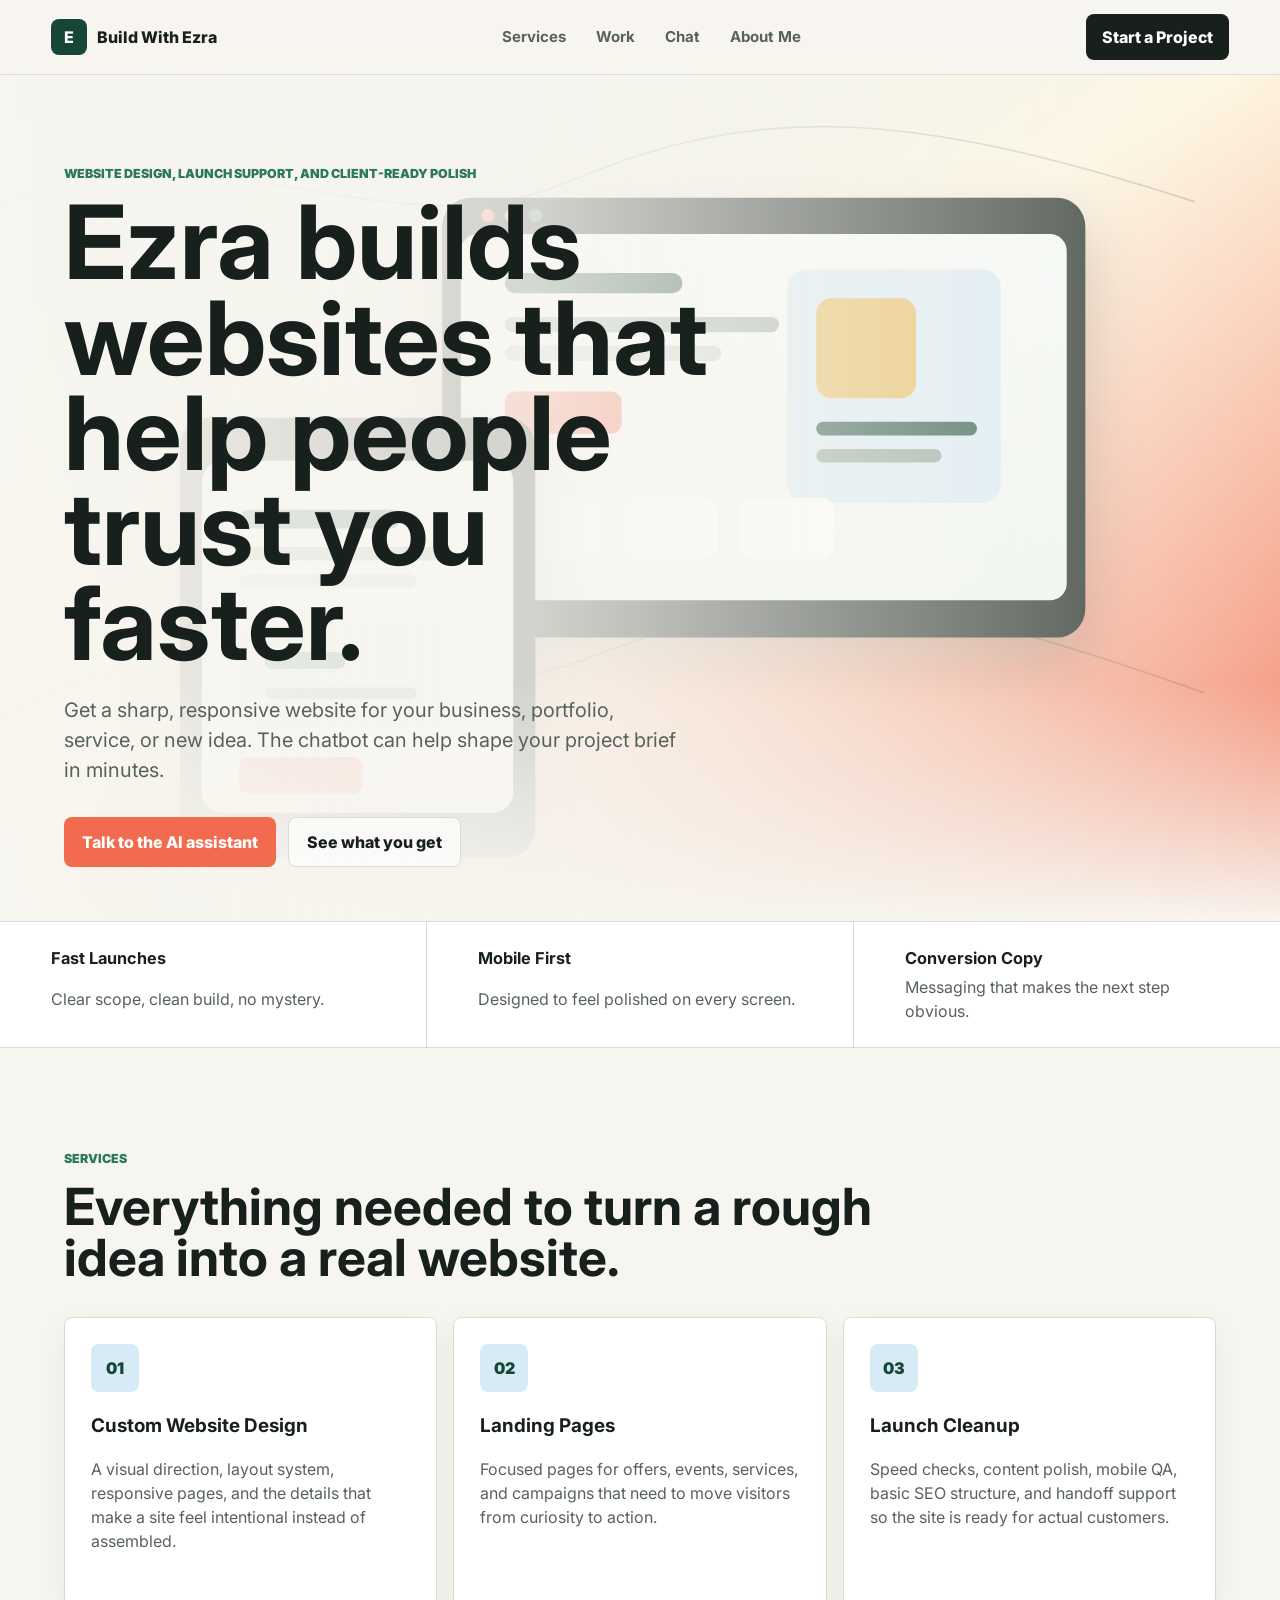
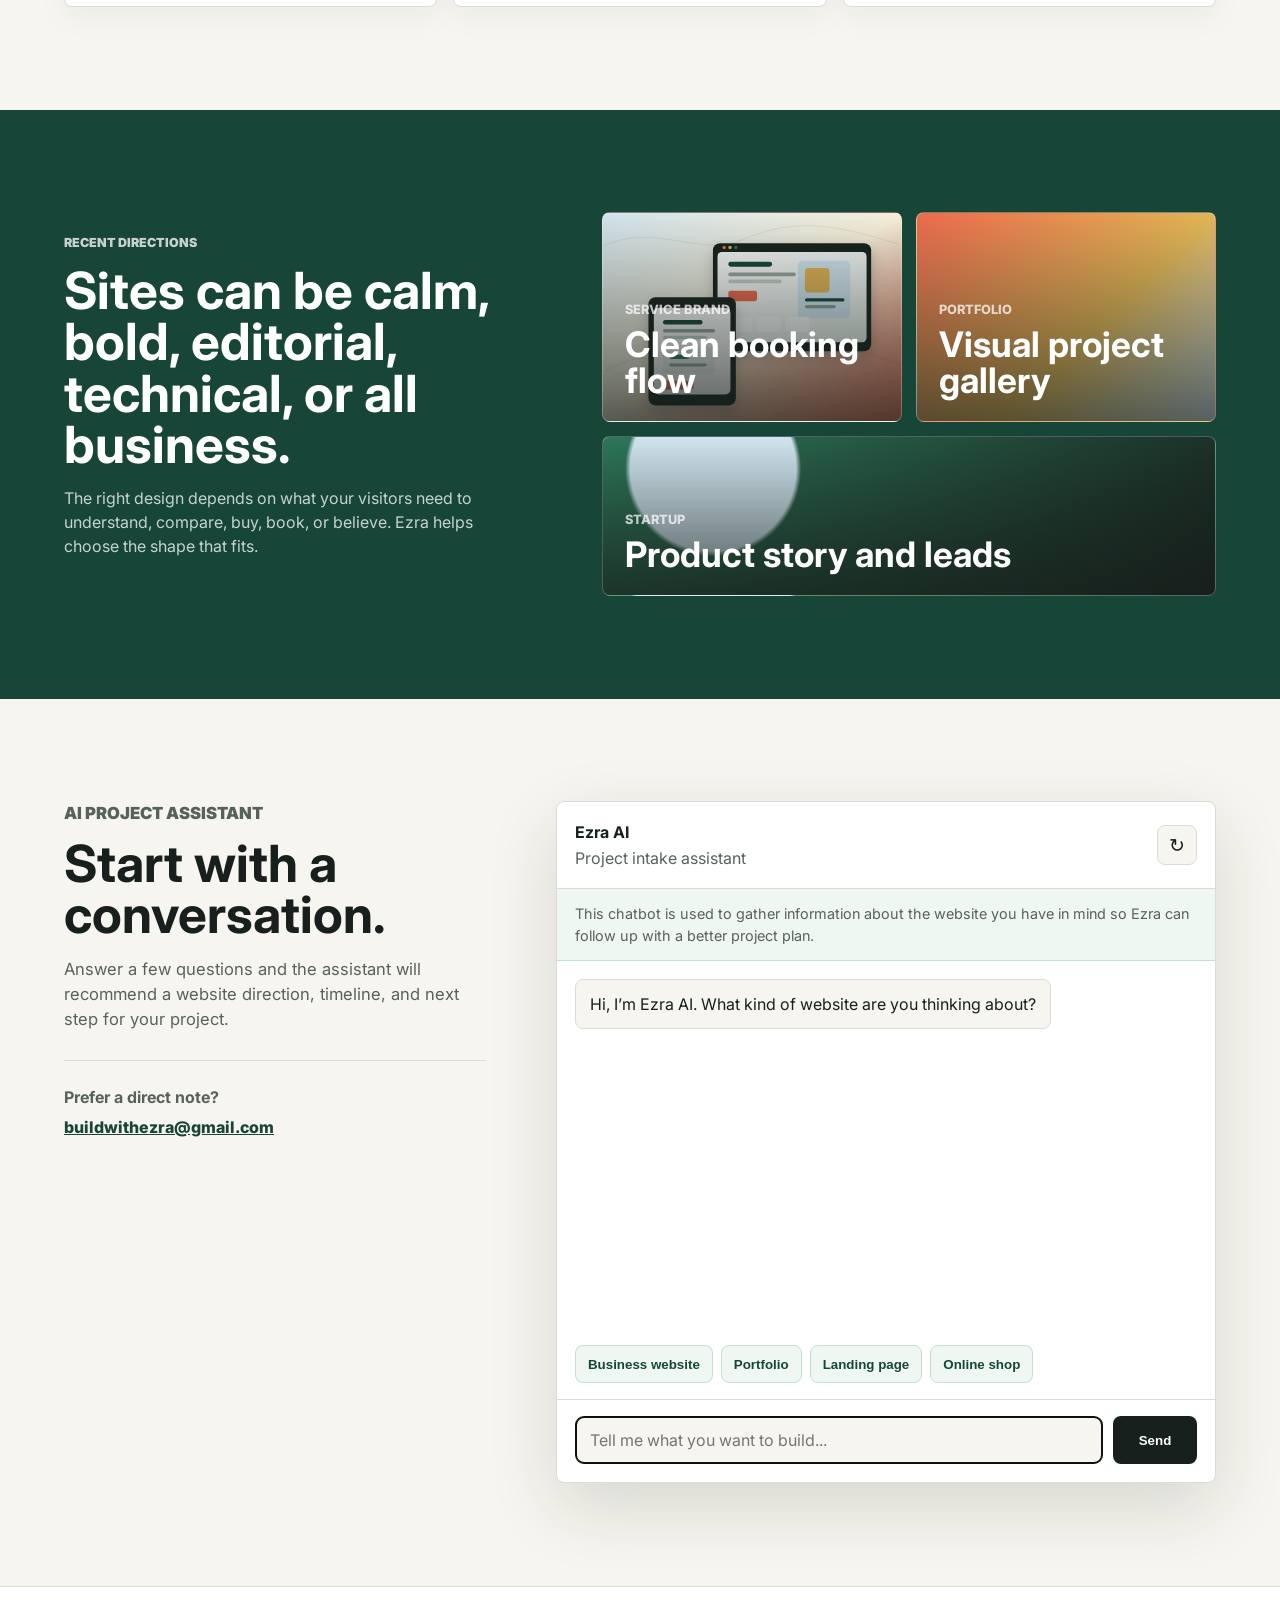
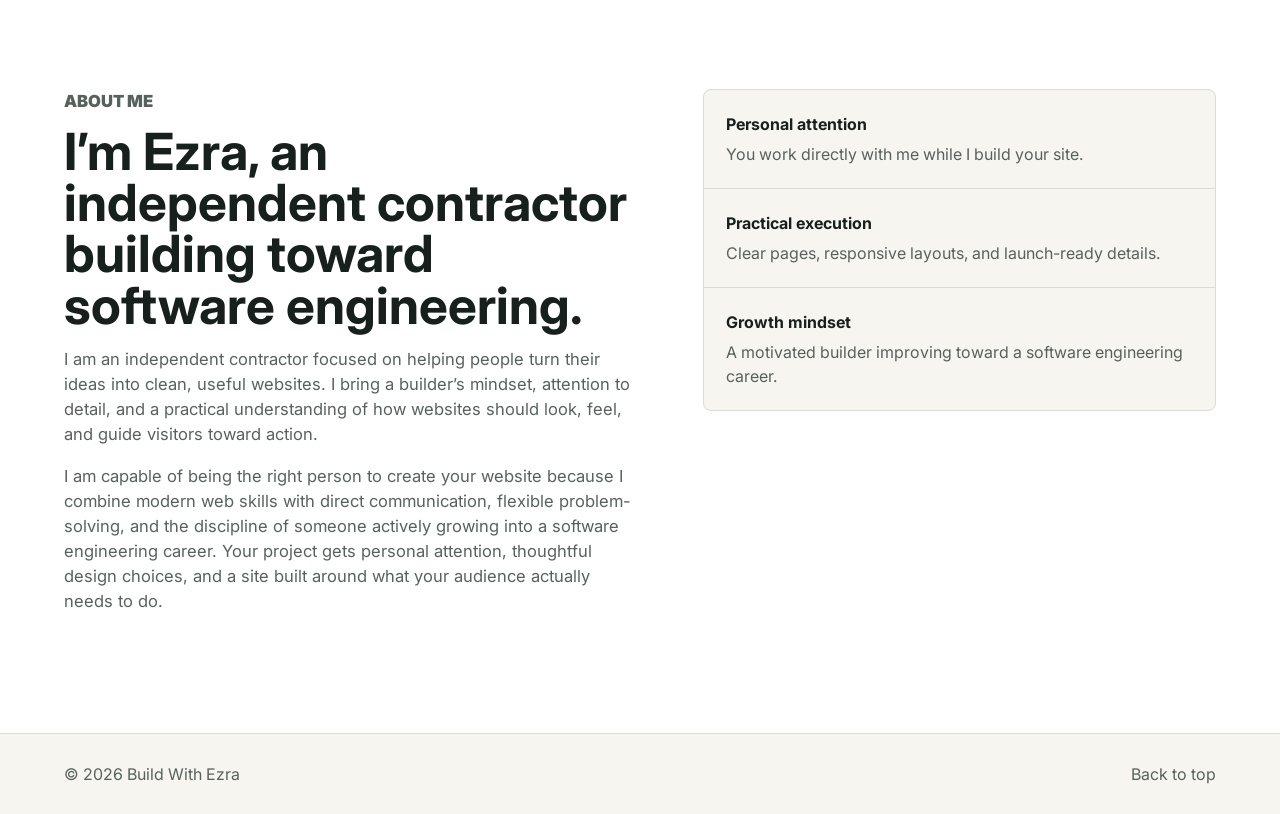
<file: index.html>
<!doctype html>
<html lang="en">
  <head>
    <meta charset="utf-8" />
    <meta name="viewport" content="width=device-width, initial-scale=1" />
    <title>Build With Ezra | Websites That Win Clients</title>
    <meta
      name="description"
      content="Custom website design, launch support, and an AI project assistant for business owners ready to get online."
    />
    <link rel="preconnect" href="https://fonts.googleapis.com" />
    <link rel="preconnect" href="https://fonts.gstatic.com" crossorigin />
    <link
      href="https://fonts.googleapis.com/css2?family=Inter:wght@400;500;600;700;800&display=swap"
      rel="stylesheet"
    />
    <link rel="stylesheet" href="./styles.css" />
  </head>
  <body>
    <form
      name="website-lead"
      method="POST"
      action="https://formsubmit.co/buildwithezra@gmail.com"
      hidden
    >
      <input type="hidden" name="_subject" value="New website project lead" />
      <input type="hidden" name="_captcha" value="false" />
      <input type="hidden" name="_template" value="table" />
      <input type="text" name="_honey" />
      <input name="email" />
      <input name="website_type" />
      <input name="primary_goal" />
      <input name="timeline" />
      <input name="budget" />
      <input name="contact" />
      <textarea name="project_brief"></textarea>
    </form>

    <header class="site-header">
      <a class="brand" href="#home" aria-label="Build With Ezra home">
        <span class="brand-mark">E</span>
        <span>Build With Ezra</span>
      </a>
      <nav class="nav-links" aria-label="Main navigation">
        <a href="#services">Services</a>
        <a href="#work">Work</a>
        <a href="#chat">Chat</a>
        <a href="#about">About Me</a>
      </nav>
      <a class="header-action" href="#chat">Start a Project</a>
    </header>

    <main id="home">
      <section class="hero">
        <div class="hero-media" aria-hidden="true">
          <img src="./website-preview.svg" alt="" />
        </div>
        <div class="hero-content">
          <p class="eyebrow">Website design, launch support, and client-ready polish</p>
          <h1>Ezra builds websites that help people trust you faster.</h1>
          <p class="hero-copy">
            Get a sharp, responsive website for your business, portfolio, service,
            or new idea. The chatbot can help shape your project brief in minutes.
          </p>
          <div class="hero-actions">
            <a class="primary-button" href="#chat">Talk to the AI assistant</a>
            <a class="secondary-button" href="#services">See what you get</a>
          </div>
        </div>
      </section>

      <section class="trust-strip" aria-label="Project strengths">
        <div>
          <strong>Fast Launches</strong>
          <span>Clear scope, clean build, no mystery.</span>
        </div>
        <div>
          <strong>Mobile First</strong>
          <span>Designed to feel polished on every screen.</span>
        </div>
        <div>
          <strong>Conversion Copy</strong>
          <span>Messaging that makes the next step obvious.</span>
        </div>
      </section>

      <section class="section" id="services">
        <div class="section-heading">
          <p class="eyebrow">Services</p>
          <h2>Everything needed to turn a rough idea into a real website.</h2>
        </div>
        <div class="service-grid">
          <article class="service-card">
            <span class="icon-badge">01</span>
            <h3>Custom Website Design</h3>
            <p>
              A visual direction, layout system, responsive pages, and the details
              that make a site feel intentional instead of assembled.
            </p>
          </article>
          <article class="service-card">
            <span class="icon-badge">02</span>
            <h3>Landing Pages</h3>
            <p>
              Focused pages for offers, events, services, and campaigns that need
              to move visitors from curiosity to action.
            </p>
          </article>
          <article class="service-card">
            <span class="icon-badge">03</span>
            <h3>Launch Cleanup</h3>
            <p>
              Speed checks, content polish, mobile QA, basic SEO structure, and
              handoff support so the site is ready for actual customers.
            </p>
          </article>
        </div>
      </section>

      <section class="work-band" id="work">
        <div class="work-copy">
          <p class="eyebrow">Recent directions</p>
          <h2>Sites can be calm, bold, editorial, technical, or all business.</h2>
          <p>
            The right design depends on what your visitors need to understand,
            compare, buy, book, or believe. Ezra helps choose the shape that fits.
          </p>
        </div>
        <div class="work-showcase" aria-label="Example website styles">
          <div class="showcase-tile tile-a">
            <span>Service Brand</span>
            <strong>Clean booking flow</strong>
          </div>
          <div class="showcase-tile tile-b">
            <span>Portfolio</span>
            <strong>Visual project gallery</strong>
          </div>
          <div class="showcase-tile tile-c">
            <span>Startup</span>
            <strong>Product story and leads</strong>
          </div>
        </div>
      </section>

      <section class="chat-section" id="chat">
        <div class="chat-intro">
          <p class="eyebrow">AI project assistant</p>
          <h2>Start with a conversation.</h2>
          <p>
            Answer a few questions and the assistant will recommend a website
            direction, timeline, and next step for your project.
          </p>
          <div class="contact-panel">
            <strong>Prefer a direct note?</strong>
            <a href="mailto:buildwithezra@gmail.com?subject=Website%20project%20with%20Ezra">
              buildwithezra@gmail.com
            </a>
          </div>
        </div>

        <div class="chat-app" aria-label="AI website project assistant">
          <div class="chat-topbar">
            <div>
              <strong>Ezra AI</strong>
              <span>Project intake assistant</span>
            </div>
            <button class="icon-button" id="resetChat" type="button" aria-label="Reset chat" title="Reset chat">
              ↻
            </button>
          </div>
          <p class="chat-disclaimer">
            This chatbot is used to gather information about the website you have in mind so Ezra can follow up with a better project plan.
          </p>
          <div class="messages" id="messages" aria-live="polite"></div>
          <p class="submission-status" id="submissionStatus" aria-live="polite"></p>
          <div class="quick-replies" id="quickReplies" aria-label="Suggested replies"></div>
          <form class="chat-form" id="chatForm">
            <input
              id="chatInput"
              name="message"
              type="text"
              autocomplete="off"
              placeholder="Tell me what you want to build..."
              aria-label="Message"
            />
            <button type="submit">Send</button>
          </form>
        </div>
      </section>

      <section class="about-section" id="about">
        <div class="about-copy">
          <p class="eyebrow">About me</p>
          <h2>I’m Ezra, an independent contractor building toward software engineering.</h2>
          <p>
            I am an independent contractor focused on helping people turn their
            ideas into clean, useful websites. I bring a builder’s mindset,
            attention to detail, and a practical understanding of how websites
            should look, feel, and guide visitors toward action.
          </p>
          <p>
            I am capable of being the right person to create your website because
            I combine modern web skills with direct communication, flexible
            problem-solving, and the discipline of someone actively growing into
            a software engineering career. Your project gets personal attention,
            thoughtful design choices, and a site built around what your audience
            actually needs to do.
          </p>
        </div>
        <div class="about-points" aria-label="Why work with Ezra">
          <div>
            <strong>Personal attention</strong>
            <span>You work directly with me while I build your site.</span>
          </div>
          <div>
            <strong>Practical execution</strong>
            <span>Clear pages, responsive layouts, and launch-ready details.</span>
          </div>
          <div>
            <strong>Growth mindset</strong>
            <span>A motivated builder improving toward a software engineering career.</span>
          </div>
        </div>
      </section>
    </main>

    <footer class="site-footer">
      <span>© 2026 Build With Ezra</span>
      <a href="#home">Back to top</a>
    </footer>

    <script src="./script.js"></script>
  </body>
</html>
</file>
<file: styles.css>
:root {
  --ink: #17201c;
  --muted: #58625d;
  --paper: #f7f5ef;
  --surface: #ffffff;
  --line: #d9ddd5;
  --forest: #174638;
  --fern: #2d7a5b;
  --coral: #f26b4f;
  --gold: #e6b855;
  --sky: #d7ebf6;
  --shadow: 0 24px 70px rgba(23, 32, 28, 0.14);
}

* {
  box-sizing: border-box;
}

html {
  scroll-behavior: smooth;
}

body {
  margin: 0;
  background: var(--paper);
  color: var(--ink);
  font-family: Inter, system-ui, -apple-system, BlinkMacSystemFont, "Segoe UI", sans-serif;
  line-height: 1.5;
}

a {
  color: inherit;
}

.site-header {
  position: sticky;
  top: 0;
  z-index: 20;
  display: flex;
  align-items: center;
  justify-content: space-between;
  gap: 24px;
  min-height: 74px;
  padding: 14px clamp(18px, 4vw, 58px);
  background: rgba(247, 245, 239, 0.88);
  border-bottom: 1px solid rgba(23, 32, 28, 0.1);
  backdrop-filter: blur(18px);
}

.brand,
.nav-links,
.hero-actions,
.chat-form,
.chat-topbar,
.site-footer {
  display: flex;
  align-items: center;
}

.brand {
  gap: 10px;
  font-weight: 800;
  text-decoration: none;
  white-space: nowrap;
}

.brand-mark {
  display: grid;
  width: 36px;
  height: 36px;
  place-items: center;
  color: #fff;
  background: var(--forest);
  border-radius: 8px;
}

.nav-links {
  gap: clamp(16px, 3vw, 30px);
  color: var(--muted);
  font-size: 0.94rem;
  font-weight: 700;
}

.nav-links a,
.header-action,
.hero-actions a,
.site-footer a {
  text-decoration: none;
}

.header-action,
.primary-button,
.secondary-button,
.chat-form button {
  border-radius: 8px;
  font-weight: 800;
}

.header-action {
  padding: 11px 16px;
  color: #fff;
  background: var(--ink);
}

.hero {
  position: relative;
  display: grid;
  min-height: calc(100svh - 130px);
  padding: clamp(42px, 7vw, 92px) clamp(18px, 5vw, 74px) 54px;
  overflow: hidden;
  isolation: isolate;
}

.hero-media {
  position: absolute;
  inset: 0;
  z-index: -2;
}

.hero-media::after {
  position: absolute;
  inset: 0;
  content: "";
  background:
    linear-gradient(90deg, rgba(247, 245, 239, 0.98) 0%, rgba(247, 245, 239, 0.84) 42%, rgba(247, 245, 239, 0.16) 100%),
    linear-gradient(180deg, rgba(247, 245, 239, 0) 72%, var(--paper) 100%);
}

.hero-media img {
  width: 100%;
  height: 100%;
  object-fit: cover;
  object-position: center right;
}

.hero-content {
  align-self: center;
  width: min(720px, 100%);
}

.eyebrow {
  margin: 0 0 12px;
  color: var(--fern);
  font-size: 0.78rem;
  font-weight: 900;
  letter-spacing: 0;
  text-transform: uppercase;
}

h1,
h2,
h3,
p {
  overflow-wrap: anywhere;
}

h1 {
  max-width: 760px;
  margin: 0;
  font-size: clamp(3rem, 8vw, 6.8rem);
  line-height: 0.93;
  letter-spacing: 0;
}

h2 {
  margin: 0;
  font-size: clamp(2rem, 4vw, 4.1rem);
  line-height: 1;
  letter-spacing: 0;
}

h3 {
  margin: 20px 0 10px;
  font-size: 1.18rem;
}

.hero-copy {
  max-width: 620px;
  margin: 24px 0 0;
  color: var(--muted);
  font-size: clamp(1rem, 1.8vw, 1.25rem);
}

.hero-actions {
  flex-wrap: wrap;
  gap: 12px;
  margin-top: 32px;
}

.primary-button,
.secondary-button {
  display: inline-flex;
  align-items: center;
  justify-content: center;
  min-height: 50px;
  padding: 0 18px;
}

.primary-button {
  color: #fff;
  background: var(--coral);
}

.secondary-button {
  color: var(--ink);
  background: rgba(255, 255, 255, 0.72);
  border: 1px solid var(--line);
}

.trust-strip {
  display: grid;
  grid-template-columns: repeat(3, 1fr);
  gap: 1px;
  background: var(--line);
  border-block: 1px solid var(--line);
}

.trust-strip div {
  display: grid;
  gap: 4px;
  padding: 24px clamp(18px, 4vw, 58px);
  background: var(--surface);
}

.trust-strip strong {
  font-size: 1.02rem;
}

.trust-strip span,
.service-card p,
.work-copy p,
.chat-intro p,
.contact-panel,
.chat-topbar span {
  color: var(--muted);
}

.section,
.chat-section,
.work-band {
  padding: clamp(56px, 8vw, 104px) clamp(18px, 5vw, 74px);
}

.section-heading {
  max-width: 840px;
  margin-bottom: 34px;
}

.service-grid {
  display: grid;
  grid-template-columns: repeat(3, 1fr);
  gap: 16px;
}

.service-card {
  min-height: 290px;
  padding: 26px;
  background: var(--surface);
  border: 1px solid var(--line);
  border-radius: 8px;
  box-shadow: 0 10px 30px rgba(23, 32, 28, 0.05);
}

.icon-badge {
  display: grid;
  width: 48px;
  height: 48px;
  place-items: center;
  color: var(--forest);
  background: var(--sky);
  border-radius: 8px;
  font-weight: 900;
}

.work-band {
  display: grid;
  grid-template-columns: minmax(280px, 0.86fr) minmax(320px, 1.14fr);
  gap: clamp(28px, 6vw, 74px);
  align-items: center;
  background: var(--forest);
  color: #fff;
}

.work-copy p {
  max-width: 560px;
  color: rgba(255, 255, 255, 0.76);
}

.work-showcase {
  display: grid;
  grid-template-columns: repeat(2, minmax(0, 1fr));
  gap: 14px;
}

.showcase-tile {
  display: flex;
  min-height: 210px;
  flex-direction: column;
  justify-content: flex-end;
  gap: 8px;
  padding: 22px;
  background: #fff;
  border: 1px solid rgba(255, 255, 255, 0.26);
  border-radius: 8px;
  overflow: hidden;
}

.showcase-tile span {
  color: rgba(255, 255, 255, 0.72);
  font-size: 0.8rem;
  font-weight: 800;
  text-transform: uppercase;
}

.showcase-tile strong {
  font-size: clamp(1.35rem, 3vw, 2.2rem);
  line-height: 1.02;
}

.tile-a {
  background:
    linear-gradient(180deg, rgba(23, 32, 28, 0.04), rgba(23, 32, 28, 0.72)),
    url("./website-preview.svg") center/cover;
}

.tile-b {
  background:
    linear-gradient(180deg, rgba(23, 32, 28, 0.02), rgba(23, 32, 28, 0.68)),
    linear-gradient(135deg, #f26b4f, #e6b855 58%, #d7ebf6);
}

.tile-c {
  grid-column: 1 / -1;
  min-height: 160px;
  background:
    linear-gradient(180deg, rgba(23, 32, 28, 0.03), rgba(23, 32, 28, 0.72)),
    radial-gradient(circle at 18% 20%, #d7ebf6 0 16%, transparent 17%),
    linear-gradient(135deg, #2d7a5b, #17201c);
}

.chat-section {
  display: grid;
  grid-template-columns: minmax(260px, 0.78fr) minmax(320px, 1.22fr);
  gap: clamp(28px, 6vw, 70px);
  align-items: start;
}

.chat-intro {
  position: sticky;
  top: 104px;
}

.chat-intro p {
  max-width: 500px;
  font-size: 1.04rem;
}

.contact-panel {
  display: grid;
  gap: 6px;
  margin-top: 28px;
  padding-top: 24px;
  border-top: 1px solid var(--line);
}

.contact-panel a {
  color: var(--forest);
  font-weight: 800;
}

.chat-app {
  display: grid;
  min-height: 640px;
  background: var(--surface);
  border: 1px solid var(--line);
  border-radius: 8px;
  box-shadow: var(--shadow);
  overflow: hidden;
}

.chat-topbar {
  justify-content: space-between;
  gap: 16px;
  min-height: 76px;
  padding: 18px;
  border-bottom: 1px solid var(--line);
}

.chat-topbar div {
  display: grid;
  gap: 2px;
}

.chat-disclaimer {
  margin: 0;
  padding: 14px 18px;
  color: var(--muted);
  background: #eef7f2;
  border-bottom: 1px solid #c7ded2;
  font-size: 0.9rem;
}

.icon-button {
  width: 40px;
  height: 40px;
  color: var(--ink);
  background: var(--paper);
  border: 1px solid var(--line);
  border-radius: 8px;
  font-size: 1.2rem;
  cursor: pointer;
}

.messages {
  display: flex;
  min-height: 360px;
  max-height: 520px;
  flex-direction: column;
  gap: 12px;
  padding: 18px;
  overflow-y: auto;
}

.message {
  max-width: min(78%, 560px);
  padding: 12px 14px;
  border-radius: 8px;
  white-space: pre-wrap;
}

.message.bot {
  align-self: flex-start;
  background: var(--paper);
  border: 1px solid var(--line);
}

.message.user {
  align-self: flex-end;
  color: #fff;
  background: var(--forest);
}

.quick-replies {
  display: flex;
  flex-wrap: wrap;
  gap: 8px;
  padding: 0 18px 16px;
}

.submission-status {
  min-height: 24px;
  margin: 0;
  padding: 0 18px 10px;
  color: var(--fern);
  font-size: 0.9rem;
  font-weight: 800;
}

.quick-replies button {
  min-height: 38px;
  padding: 0 12px;
  color: var(--forest);
  background: #eef7f2;
  border: 1px solid #c7ded2;
  border-radius: 8px;
  font-weight: 800;
  cursor: pointer;
}

.chat-form {
  gap: 10px;
  padding: 16px 18px 18px;
  border-top: 1px solid var(--line);
}

.chat-form input {
  width: 100%;
  min-height: 48px;
  padding: 0 14px;
  color: var(--ink);
  background: var(--paper);
  border: 1px solid var(--line);
  border-radius: 8px;
  font: inherit;
}

.chat-form button {
  min-width: 84px;
  min-height: 48px;
  color: #fff;
  background: var(--ink);
  border: 0;
  cursor: pointer;
}

.about-section {
  display: grid;
  grid-template-columns: minmax(280px, 1.05fr) minmax(260px, 0.95fr);
  gap: clamp(28px, 6vw, 72px);
  align-items: start;
  padding: clamp(56px, 8vw, 104px) clamp(18px, 5vw, 74px);
  background: var(--surface);
  border-top: 1px solid var(--line);
}

.about-copy {
  max-width: 780px;
}

.about-copy p {
  color: var(--muted);
  font-size: 1.04rem;
}

.about-points {
  display: grid;
  gap: 1px;
  background: var(--line);
  border: 1px solid var(--line);
  border-radius: 8px;
  overflow: hidden;
}

.about-points div {
  display: grid;
  gap: 6px;
  padding: 22px;
  background: var(--paper);
}

.about-points strong {
  font-size: 1rem;
}

.about-points span {
  color: var(--muted);
}

.site-footer {
  justify-content: space-between;
  gap: 16px;
  padding: 28px clamp(18px, 5vw, 74px);
  color: var(--muted);
  border-top: 1px solid var(--line);
}

@media (max-width: 860px) {
  .nav-links {
    display: none;
  }

  .hero {
    min-height: calc(100svh - 118px);
    padding-top: 52px;
  }

  .hero-media::after {
    background:
      linear-gradient(180deg, rgba(247, 245, 239, 0.98) 0%, rgba(247, 245, 239, 0.78) 56%, rgba(247, 245, 239, 0.25) 100%),
      linear-gradient(180deg, rgba(247, 245, 239, 0) 74%, var(--paper) 100%);
  }

  .trust-strip,
  .service-grid,
  .work-band,
  .chat-section,
  .about-section {
    grid-template-columns: 1fr;
  }

  .chat-intro {
    position: static;
  }
}

@media (max-width: 560px) {
  .site-header {
    min-height: 66px;
  }

  .header-action {
    display: none;
  }

  .hero-actions a {
    width: 100%;
  }

  .work-showcase {
    grid-template-columns: 1fr;
  }

  .tile-c {
    grid-column: auto;
  }

  .chat-app {
    min-height: 600px;
  }

  .message {
    max-width: 92%;
  }

  .chat-form {
    align-items: stretch;
    flex-direction: column;
  }

  .chat-form button {
    width: 100%;
  }

  .site-footer {
    align-items: flex-start;
    flex-direction: column;
  }
}
</file>
